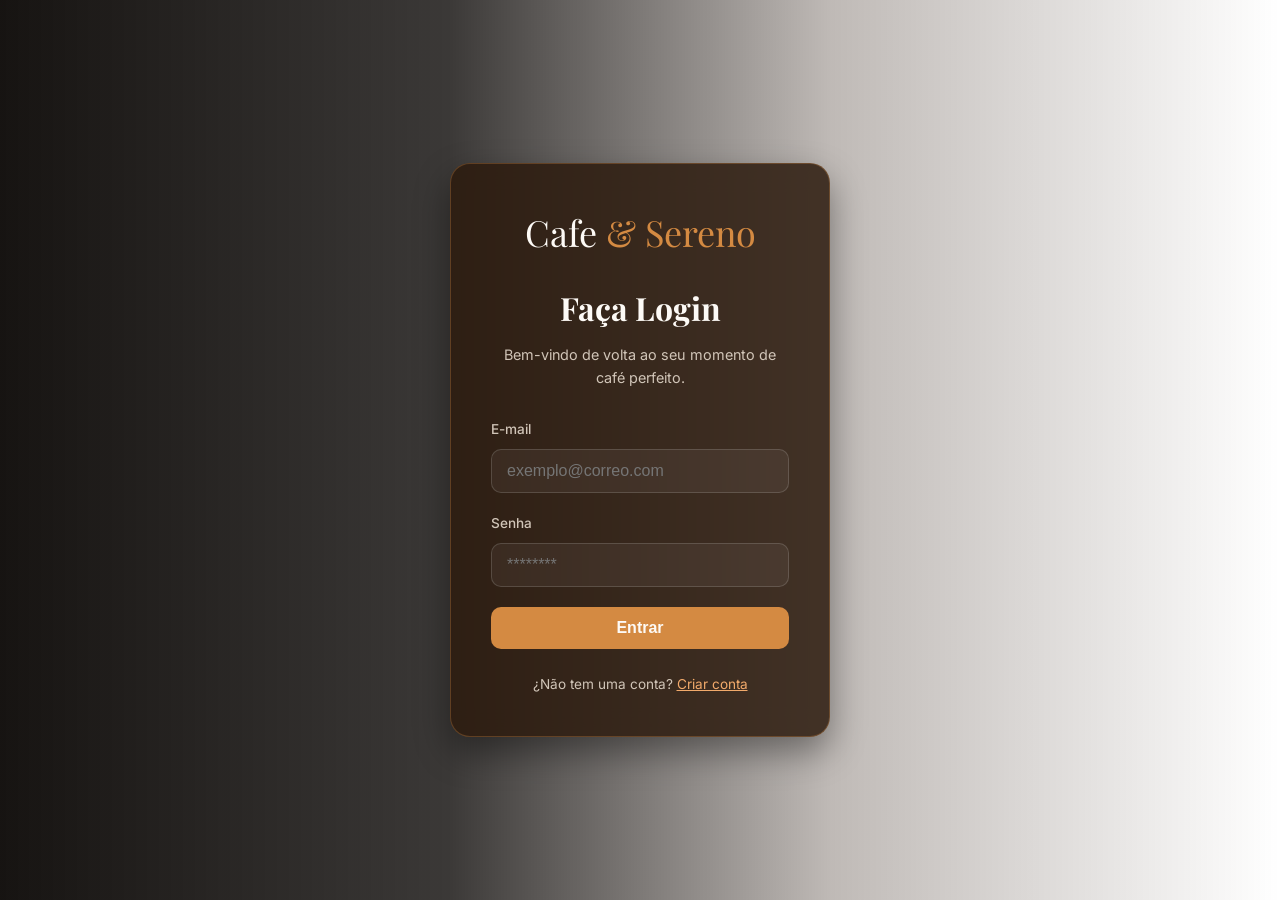
<file: login.html>
<!DOCTYPE html>
<html lang="pt-BR">

<head>
    <meta charset="UTF-8">
    <meta name="viewport" content="width=device-width, initial-scale=1.0">
    <title>Login & Cadastro - Cafe & Sereno</title>
    <link rel="preconnect" href="https://fonts.googleapis.com">
    <link rel="preconnect" href="https://fonts.gstatic.com" crossorigin>
    <link href="https://fonts.googleapis.com/css2?family=Inter:wght@300;400;500;600&family=Playfair+Display:ital,wght@0,400;0,600;0,700;1,400&display=swap" rel="stylesheet">
    <link rel="stylesheet" href="style.css">
    <link rel="stylesheet" href="login.css">
</head>

<body>
    <canvas id="hero-background"></canvas>
    <video id="hero-video-source" autoplay muted loop playsinline class="video-origen-oculto">
        <source src="assets/videos/grok video cafe.mp4" type="video/mp4">
    </video>
    <div class="hero-overlay"></div>

    <div class="login-container">
        <div class="login-card">
            <a href="index.html" class="brand">
                <span class="brand-text">Cafe<span> & Sereno</span></span>
            </a>

            <div id="loginSection">
                <h2>Faça Login</h2>
                <p class="login-subtitle">Bem-vindo de volta ao seu momento de café perfeito.</p>

                <form id="loginForm">
                    <div class="form-group">
                        <label for="loginEmail">E-mail</label>
                        <input type="email" id="loginEmail" required placeholder="exemplo@correo.com">
                    </div>

                    <div class="form-group">
                        <label for="loginPassword">Senha</label>
                        <input type="password" id="loginPassword" required placeholder="********">
                    </div>

                    <button type="submit" class="btn btn-primary btn-large">Entrar</button>
                </form>

                <p class="login-footer">
                    ¿Não tem uma conta? <a href="#" id="showRegisterBtn">Criar conta</a>
                </p>
            </div>

            <p id="sessionStatusMessage" class="session-status hidden">No has iniciado sesión</p>


            <div id="registerSection" class="hidden">
                <h2>Criar Conta</h2>
                <p class="login-subtitle">Junte-se à nossa comunidade de amantes de café.</p>

                <form id="registerForm">
                    <div class="form-group">
                        <label for="registerName">Nome Completo</label>
                        <input type="text" id="registerName" required placeholder="Seu nome">
                    </div>

                    <div class="form-group">
                        <label for="registerEmail">E-mail</label>
                        <input type="email" id="registerEmail" required placeholder="exemplo@correo.com">
                    </div>

                    <div class="form-group">
                        <label for="registerPassword">Senha</label>
                        <input type="password" id="registerPassword" required placeholder="********">
                    </div>

                    <button type="submit" class="btn btn-primary btn-large">Cadastrar</button>
                </form>

                <p class="login-footer">
                    Já tem uma conta? <a href="#" id="showLoginBtn">Faça login</a>
                </p>
            </div>

            <div id="welcomeMessage" class="welcome-message hidden">
                <p>¡Sesión iniciada, <span id="userEmailDisplay"></span>!</p>
                <button id="logoutBtn" class="btn btn-secondary btn-large">Cerrar Sesión</button>
                <a class="btn btn-secondary btn-large" href="index.html">Volte ao Inicio</a>
            </div>
        </div>
    </div>

    <script src="login.js"></script>
</body>

</html>
</file>
<file: style.css>
:root {
    /* Color Palette */
    --color-bg-dark: #0a0705;
    --color-brown-dark: #2c1a0e;
    --color-brown-medium: #4a2e1b;
    --color-amber: #d48a42;
    --color-caramel: #f2aa6b;
    --color-text-light: #fdfaf6;
    --color-text-muted: #d1c5b8;

    /* Typography */
    --font-heading: 'Playfair Display', serif;
    --font-body: 'Inter', sans-serif;

    /* Spacing */
    --container-max-width: 1280px;
    --container-padding: 2rem;
}

* {
    margin: 0;
    padding: 0;
    box-sizing: border-box;
}

.hidden {
    display: none !important;
}

html {
    scroll-behavior: smooth;
    font-size: 16px;
}

body {
    font-family: var(--font-body);
    background-color: transparent !important;
    color: var(--color-text-light);
    line-height: 1.6;
    overflow-x: hidden;
}

main {
    z-index: 1;
    position: relative;
}


.video-origen-oculto {
    position: fixed;
    top: 0;
    left: 0;
    width: 1px;
    height: 1px;
    opacity: 0.01;
    pointer-events: none;
    z-index: -100;
}

canvas {
    z-index: -2;
}

/* Utilities */
.container {
    max-width: var(--container-max-width);
    margin: 0 auto;
    padding: 0 var(--container-padding);
}

a {
    text-decoration: none;
    color: inherit;
    transition: all 0.3s ease;
}

ul {
    list-style: none;
}


#hero-background {
    position: fixed;
    top: 0;
    left: 0;
    width: 100vw;
    height: 100vh;
    z-index: -2;
}

.hero-overlay {
    position: fixed;
    top: 0;
    left: 0;
    width: 100%;
    height: 100vh;
    z-index: -1;
    background: linear-gradient(90deg,
            rgba(10, 7, 5, 0.95) 0%,
            rgba(10, 7, 5, 0.8) 35%,
            rgba(44, 26, 14, 0.3) 65%,
            rgba(10, 7, 5, 0) 100%);
    pointer-events: none;
}

.hero-title {
    overflow: hidden;

}

.reveal-text {
    color: var(--color-caramel);
    display: inline-block;
    opacity: 0;
    transform: translateY(100%);
    /* Empieza abajo */
    transition: all 1.2s cubic-bezier(0.2, 0.8, 0.2, 1);
    /* Curva suave */
    clip-path: polygon(0 0, 100% 0, 100% 100%, 0% 100%);
}

/* Esta clase la activaremos con JS al cargar la página */
.reveal-text.loaded {
    opacity: 1;
    transform: translateY(0);
}

/* Retrasos escalonados para que no salgan todas a la vez */
.reveal-text:nth-child(1) {
    transition-delay: 0.2s;
}

.reveal-text:nth-child(3) {
    transition-delay: 0.4s;
}

/* El nth-child cuenta los <br> también */
.reveal-text:nth-child(5) {
    transition-delay: 0.6s;
}

/* ==========================================================================
   CSS EXCLUSIVO PARA EL HEADER / NAVBAR
   ========================================================================== */
.navbar {
    position: fixed;
    inset: 0 0 auto 0;
    z-index: 50;
    padding: 20px 0;
    transition: padding .4s ease, background .4s ease, backdrop-filter .4s ease;
}

.navbar.scrolled {
    padding: 12px 0;
    background: rgba(10, 10, 10, .6);
    backdrop-filter: blur(18px) saturate(180%);
    -webkit-backdrop-filter: blur(18px) saturate(180%);
    border-bottom: 1px solid rgba(255, 255, 255, .06);
}

.nav-inner {
    max-width: 1280px;
    margin: 0 auto;
    padding: 0 24px;
    display: flex;
    align-items: center;
    justify-content: space-between;
    gap: 1rem;
}

.brand {
    display: flex;
    align-items: center;
    gap: .6rem;
}

.brand-mark {
    width: 36px;
    height: 36px;
    display: grid;
    place-items: center;
    background: var(--gradient-red);
    border-radius: 8px;
    color: #fff;
    box-shadow: var(--shadow-glow-red);
}

.brand-mark svg {
    width: 20px;
    height: 20px;
}

.brand-text {
    font-family: var(--font-heading);
    font-size: 2.25rem;
}

.brand-text span {
    color: var(--color-amber);
}

.nav-links {
    display: none;
    gap: .25rem;
}

.nav-links a {
    position: relative;
    padding: .5rem .75rem;
    font-size: 1rem;
    font-weight: 500;
    color: var(--muted);
    transition: color .25s ease;
}

.nav-links a::after {
    content: "";
    position: absolute;
    left: 12px;
    right: 12px;
    bottom: 6px;
    height: 1px;
    background: var(--color-amber);
    transform: scaleX(0);
    transform-origin: left;
    transition: transform .3s ease;
}

.nav-links a:hover {
    color: var(--color-amber);
}

.nav-links a:hover::after {
    transform: scaleX(1);
}

.nav-cta {
    display: none;
    padding: .6rem 1.25rem;
    font-size: 1rem;
    background-color: var(--color-amber);
    border-radius: 1rem;

}

.nav-actions-container {
    display: flex;
    align-items: center;
    gap: 0.6rem;
}

.nav-actions-container .nav-cta {
    padding: 0.45rem 0.85rem;
    font-size: 0.875rem;
}

.account-status {
    color: var(--color-text-light);
    font-size: 0.8rem;
    white-space: nowrap;
}

.nav-cta:hover,
    :is(.nav-cta, .btn-primary, .btn-secondary, .btn-large, .carousel-btn, .account-circle-btn, .dropdown-logout-btn, .nav-toggle) {
        position: relative;
        isolation: isolate;
        overflow: hidden;
        --button-sweep-color: var(--color-brown-medium);
        transition: color .25s ease, transform .25s ease, border-color .25s ease;
    }
    :is(.nav-cta, .btn-primary, .btn-secondary, .btn-large, .carousel-btn, .account-circle-btn, .dropdown-logout-btn, .nav-toggle)::before,
    :is(.nav-cta, .btn-primary, .btn-secondary, .btn-large, .carousel-btn, .account-circle-btn, .dropdown-logout-btn, .nav-toggle)::after {
        content: "";
        position: absolute;
        z-index: -1;
        pointer-events: none;
    }
    :is(.nav-cta, .btn-primary, .btn-secondary, .btn-large, .carousel-btn, .account-circle-btn, .dropdown-logout-btn, .nav-toggle)::before {
        inset: 0;
        background: var(--button-sweep-color);
        transform: scaleX(0);
        transform-origin: left center;
        transition: transform .4s cubic-bezier(.2, .75, .25, 1);
    }
    :is(.nav-cta, .btn-primary, .btn-secondary, .btn-large, .carousel-btn, .account-circle-btn, .dropdown-logout-btn, .nav-toggle)::after {
        top: -35%;
        bottom: -35%;
        left: -35%;
        width: 24%;
        background: linear-gradient(90deg, transparent, rgba(255, 255, 255, .28), transparent);
        transform: skewX(-20deg);
        transition: left .48s ease;
    }
    :is(.nav-cta, .btn-primary, .btn-secondary, .btn-large, .carousel-btn, .account-circle-btn, .dropdown-logout-btn, .nav-toggle):hover::before,
    :is(.nav-cta, .btn-primary, .btn-secondary, .btn-large, .carousel-btn, .account-circle-btn, .dropdown-logout-btn, .nav-toggle):focus-visible::before {
        transform: scaleX(1);
    }
    :is(.nav-cta, .btn-primary, .btn-secondary, .btn-large, .carousel-btn, .account-circle-btn, .dropdown-logout-btn, .nav-toggle):hover::after,
    :is(.nav-cta, .btn-primary, .btn-secondary, .btn-large, .carousel-btn, .account-circle-btn, .dropdown-logout-btn, .nav-toggle):focus-visible::after {
        left: 125%;
    }
    :is(.btn-secondary, .carousel-btn, .account-circle-btn, .dropdown-logout-btn, .nav-toggle) {
        --button-sweep-color: var(--color-caramel);
    }
    :is(.btn-secondary, .carousel-btn, .account-circle-btn, .dropdown-logout-btn):hover,
    :is(.btn-secondary, .carousel-btn, .account-circle-btn, .dropdown-logout-btn):focus-visible {
        color: var(--color-brown-dark);
    }
.btn-primary:hover {
    transform: translateY(-2px);
}

.btn-primary {
    padding: .6rem 1.25rem;
    font-size: 1rem;
    background-color: var(--color-amber);
    color: var(--color-text-light);
    border-radius: 1rem;
}


.nav-toggle {
    background-color: transparent;
        border-color: var(--color-caramel);
    padding: 8px;
    color: var(--color-text-light);
}

.nav-toggle svg {
    width: 22px;
    height: 22px;
}

.nav-mobile {
    display: none;
    flex-direction: column;
    margin: 12px 16px 0;
    padding: 8px 0;
    border-radius: 16px;
    background: rgba(0, 0, 0, 0.2);
    border: 5px solid var(--color-brown-dark);
}

.nav-mobile.open {
    display: flex;
}

.nav-mobile a {
    padding: 12px 20px;
    color: var(--fg);
}

.nav-mobile a:hover {
    color: var(--color-caramel);
}

@media (min-width: 1024px) {
    .nav-links {
        display: flex;
    }

    .nav-cta {
        display: inline-flex;
    }

    .nav-toggle {
        display: none;
    }

    .nav-mobile {
        display: none !important;
    }
}


/* Hero Section */
.hero-section {
    background: transparent !important;
    min-height: 100vh;
    display: flex;
    align-items: center;
    padding-top: 5rem;
    /* Offset for navbar */
    position: relative;
}

.hero-container {
    margin-left: 5vw;
    max-width: 100%;
}

.hero-content {
    max-width: 600px;
    animation: fadeIn 1.2s cubic-bezier(0.2, 0.8, 0.2, 1);
}

.hero-title {
    font-family: var(--font-heading);
    font-size: 4.5rem;
    line-height: 1.1;
    font-weight: 700;
    margin-bottom: 1.5rem;
    color: var(--color-text-light);
}

.hero-subtitle {
    font-size: 1.1rem;
    color: var(--color-text-muted);
    margin-bottom: 2.5rem;
    max-width: 90%;
}

.hero-actions {
    display: flex;
    align-items: center;
    gap: 1.5rem;
}

/* Stats Section under Hero */
.stats-section {
    position: relative;
    padding: 2.5rem 0;
    background: linear-gradient(to right, rgba(10, 7, 5, 0.9), rgba(10, 7, 5, 0.5), transparent);
    border-top: 1px solid rgba(255, 255, 255, 0.05);
}

.stats-container {
    display: flex;
    gap: 4rem;
}

.stat-box {
    display: flex;
    flex-direction: column;
}

.stat-number {
    font-family: var(--font-heading);
    font-size: 2.5rem;
    font-weight: 700;
    color: var(--color-amber);
    margin-bottom: 0.25rem;
}

.stat-label {
    font-size: 0.9rem;
    font-weight: 500;
    text-transform: uppercase;
    letter-spacing: 1px;
    color: var(--color-text-muted);
}

/* Animations */
@keyframes fadeIn {
    from {
        opacity: 0;
        transform: translateY(20px);
    }

    to {
        opacity: 1;
        transform: translateY(0);
    }
}

/* Responsive */
@media (max-width: 992px) {
    .hero-title {
        font-size: 3.5rem;
    }

    .stats-container {
        gap: 2rem;
    }
}

@media (max-width: 768px) {
    .nav-menu {
        display: none;
    }

    .hero-title {
        font-size: 2.8rem;
    }

    .hero-content {
        text-align: center;
        margin: 0 auto;
    }

    .hero-actions {
        justify-content: center;
    }

    .hero-subtitle {
        margin: 0 auto 2.5rem;
    }

    .stats-container {
        flex-direction: column;
        align-items: center;
        text-align: center;
        gap: 2rem;
    }

    .hero-overlay {
        background: linear-gradient(180deg,
                rgba(10, 7, 5, 0.7) 0%,
                rgba(10, 7, 5, 0.9) 100%);
    }
}


.promises {
    margin-top: 2rem;
    display: flex;
    justify-content: center;
    gap: 2rem;
    padding: 4rem 5%;
}

.promises-card {
    background-color: rgba(255, 255, 255, 0.05);
    padding: 2rem;
    border-radius: 15px;
    text-align: center;
    flex: 1;
    transition: all 0.3s ease;
}

.promises-card:hover {
    background-color: rgba(255, 255, 255, 0.1);
    transform: translateY(-5px);
}

.promises-icon {
    font-size: 3rem;
    margin-bottom: 1rem;
}

.promises-card h3 {
    color: var(--color-text-primary);
    margin-bottom: 1rem;
}

.promises-card p {
    color: var(--color-text-secondary);
    line-height: 1.6;
}

@media screen and (max-width: 768px) {
    .promises {
        flex-direction: column;
    }
}

/* About Section */
.about {
    margin-top: 2rem;
    padding: 4rem 5%;
    /*background-color: var(--color-bg-dark);*/
}

.about-title {
    color: var(--color-text-primary);
    font-size: 3rem;
    margin-bottom: 2rem;
    font-family: var(--font-heading);
    font-weight: 700;
}

.about-content {
    margin-top: 2rem;
    display: flex;
    align-items: center;
    gap: 4rem;
}

.about-text {
    flex: 1;
}

.about-text h2 {
    font-size: 3rem;
    margin-bottom: 2rem;
    color: var(--color-text-primary);
}

.about-text p {
    font-size: 1.1rem;
    color: var(--color-text-secondary);
    line-height: 1.6;
}

.about-image {
    flex: 1;
}

.about-image img {
    width: 70%;
    border-radius: 15px;
    box-shadow: 10px 10px 15px rgba(212, 138, 66, 0.2);
}


@media screen and (max-width: 768px) {
    .about-content {
        flex-direction: column;
    }
}

/* Contenedor principal del carrusel */
.carousel-container {
    position: relative;
    display: flex;
    align-items: center;
    max-width: 1500px;
    /* Ajusta según tu diseño */
    margin: 0 auto;
}

/* La ventana que recorta el contenido */
.carousel-window {
    overflow: hidden;
    width: 100%;
    padding: 20px 0;
    /* Para que la sombra del hover no se corte */
}

/* El track que contiene las cards */
.container-productos {
    display: flex;
    flex-wrap: nowrap;
    /* ¡Importante! No queremos que bajen */
    gap: 2rem;
    transition: transform 0.5s ease-in-out;
    width: max-content;
}

/* Botones de navegación */
.carousel-btn {
    background: var(--color-brown-dark);
    color: white;
    border: 1px solid var(--color-brown-dark);
    padding: 1rem;
    cursor: pointer;
    border-radius: 50%;
    z-index: 10;
    font-size: 1.5rem;
    margin: 0 10px;
    transition: background 0.3s;
}

.carousel-btn:hover {
    background-color: var(--color-caramel);
    box-shadow: 10px 10px 15px rgba(212, 138, 66, 0.2);
    transform: translateY(-2px);
}

.title-products {
    text-align: center;
    margin-bottom: 40px;
    font-family: var(--font-heading);
    font-weight: 700;
    color: var(--color-text-light);
    font-size: 3rem;
}

.container-productos {
    display: flex;
    justify-content: center;
    gap: 2rem;
    flex-wrap: wrap;
}


.product {
    width: 320px;
    height: 450px;
    background-color: var(--color-brown-dark);
    border-radius: 15px;
    overflow: hidden;
    box-shadow: 10px 10px 15px rgba(212, 138, 66, 0.2);
    transition: all 0.3s ease;
}

.product:hover {
    transform: translateY(-5px);
    box-shadow: 10px 10px 15px rgba(212, 138, 66, 0.2);
}

.product-image img {
    display: block;
    width: 100%;
    height: 200px;
    object-fit: cover;
}

.product-content {
    padding: 20px;
    height: calc(100% - 200px);
    min-height: 0;
    display: flex;
    flex-direction: column;
    overflow: hidden;
}

.product-content header {
    font-family: var(--font-heading);
    font-size: 1.5rem;
    font-weight: 700;
    margin-bottom: 1rem;
    min-height: 0;
    overflow: hidden;
}

.product-content header h2 {
    display: -webkit-box;
    -webkit-box-orient: vertical;
    line-clamp: 1;
    -webkit-line-clamp: 1;
    overflow: hidden;
}

.product-content p {
    font-size: 1.1rem;
    color: var(--color-text-secondary);
    line-height: 1.6;
    display: -webkit-box;
    -webkit-box-orient: vertical;
    line-clamp: 3;
    -webkit-line-clamp: 3;
    overflow: hidden;
}

.product-content button {
    background-color: var(--color-amber);
    color: var(--color-text-light);
    border: none;
    padding: 10px 20px;
    border-radius: 5px;
    cursor: pointer;
    font-size: 1rem;
    font-weight: 500;
    margin-top: 1rem;
    white-space: nowrap;
}

.product-footer button:hover {
    transform: translateY(-2px);
    box-shadow: 0 6px 20px rgba(212, 138, 66, 0.3);
}

.product-footer {
    display: flex;
    justify-content: space-between;
    align-items: center;
    margin-top: auto;
    flex-shrink: 0;
    gap: 8px;
}

.product-footer span {
    font-size: 1.5rem;
    font-weight: 700;
    color: var(--color-amber);
}



.product.product-more {
    background-color: transparent !important;

    border: 3px dashed var(--color-caramel);

    box-shadow: none;

    display: flex;
    align-items: center;
    justify-content: center;
}


.product.product-more:hover {
    transform: translateY(-5px);
    border-color: var(--color-amber);

    background-color: rgba(44, 26, 14, 0.1) !important;

}

.product-content-more {
    text-align: center;
    padding: 20px;
    display: flex;
    flex-direction: column;
    align-items: center;
    justify-content: center;
    gap: 1.5rem;

}


.more-text {
    font-family: var(--font-heading);
    font-size: 1.6rem;
    font-weight: 600;
    color: var(--color-text-light);
    line-height: 1.2;
}


.btn-more {
    text-decoration: none;
    white-space: nowrap;
}

.footer {
    margin-top: 60px;
    background-color: transparent;
    padding: 60px 0 20px;
    font-family: 'Segoe UI', sans-serif;
    border-radius: 20px 20px 20px 20px;
    border: 5px solid var(--color-brown-dark);
}

.footer-container {
    max-width: 1200px;
    margin: 0 auto;
    display: flex;
    flex-wrap: wrap;
    justify-content: space-between;
    padding: 0 20px;
}

.footer-column {
    flex: 1;
    min-width: 200px;
    margin-bottom: 30px;
}

.footer-logo {
    font-size: 1.5rem;
    margin-bottom: 15px;
}

.footer-logo span {
    color: var(--accent);
}

.footer-column h4 {
    margin-bottom: 20px;
    font-size: 1.1rem;
    position: relative;
}

/* Línea decorativa debajo del título */
.footer-column h4::after {
    content: '';
    width: 30px;
    height: 2px;
    background: var(--accent);
    position: absolute;
    left: 0;
    bottom: -5px;
}

.footer-column ul {
    list-style: none;
    padding: 0;
}

.footer-column ul li {
    margin-bottom: 10px;
}

.footer-column ul li a {
    color: var(--text-muted);
    text-decoration: none;
    transition: color 0.3s;
}

.footer-column ul li a:hover {
    color: var(--color-amber);
}

.footer-bottom {
    text-align: center;
    margin-top: 40px;
    padding-top: 20px;
    border-top: 1px solid #333;
    color: var(--text-muted);
    font-size: 0.9rem;
}

.footer-brand {
    display: flex;
    align-items: center;
    gap: 15px;
    /* Espacio entre el icono y el texto */
    margin-bottom: 15px;
}

.footer-icon {
    width: 50px;
    /* Tamaño pequeño y elegante */
    height: 50px;
    border-radius: 50%;
    /* Lo mantiene circular */
    border: 2px solid var(--accent);
    /* Un borde con el color de tu marca */
    object-fit: cover;
}

.footer-icon.reveal {
    transform: scale(0) rotate(-180deg);
    transition: all 1s cubic-bezier(0.175, 0.885, 0.32, 1.275);
}

.footer-icon.reveal.active {
    transform: scale(1) rotate(0deg);
}

/* Responsivo */
@media (max-width: 768px) {
    .footer-container {
        flex-direction: column;
        text-align: center;
    }

    .footer-column h4::after {
        left: 50%;
        transform: translateX(-50%);
    }
}

.anatomy-section {
    padding: 100px 0;
    background-color: transparent;
    opacity: 0;
    transform: translateY(50px);
    transition: all 1s ease;
    visibility: hidden;
}

.anatomy-section.is-visible {
    opacity: 1;
    transform: translateY(0);
    visibility: visible;
}

.anatomy-main-title {
    text-align: center;
    font-family: var(--font-heading);
    font-size: 3rem;
    margin-bottom: 60px;
}

.anatomy-container {
    display: flex;
    align-items: center;
    justify-content: space-around;
    gap: 50px;
    flex-wrap: wrap;
}

.cup-wrapper {
    position: relative;
    max-width: 500px;
    transition: transform 0.3s ease;
}

.cup-wrapper:hover {
    transform: scale(1.1);
}

.cup-image {
    width: 100%;
    border-radius: 30px;
    filter: grayscale(0.5) contrast(1.2);
    box-shadow: 0 20px 50px rgba(0, 0, 0, 0.5);
}

/* Estilo de los Hotspots (Puntos) */
.hotspot {
    position: absolute;
    width: 20px;
    height: 20px;
    background: var(--color-amber);
    border-radius: 50%;
    cursor: pointer;
    z-index: 10;
    border: 0;
    padding: 0;
}

/* Efecto de Pulso */
.hotspot::before {
    content: '';
    position: absolute;
    top: 50%;
    left: 50%;
    transform: translate(-50%, -50%);
    width: 100%;
    height: 100%;
    border-radius: 50%;
    background: var(--color-amber);
    opacity: 0.5;
    animation: pulse-ring 2s infinite;
}

/* Tooltip (El texto que aparece) */
.hotspot::after {
    content: attr(data-title) "\A" attr(data-desc);
    white-space: pre-wrap;
    position: absolute;
    bottom: 30px;
    left: 50%;
    transform: translateX(-50%) translateY(10px);
    width: 180px;
    background: var(--color-brown-dark);
    color: var(--color-text-light);
    padding: 15px;
    border-radius: 10px;
    font-size: 0.85rem;
    text-align: center;
    opacity: 0;
    visibility: hidden;
    transition: all 0.3s ease;
    border: 1px solid var(--color-amber);
    box-shadow: 0 10px 20px rgba(0, 0, 0, 0.4);
}

.hotspot:hover::after,
.hotspot.active::after,
.hotspot:focus-visible::after {
    opacity: 1;
    visibility: visible;
    transform: translateX(-50%) translateY(0);
}

@keyframes pulse-ring {
    0% {
        transform: translate(-50%, -50%) scale(1);
        opacity: 0.5;
    }

    100% {
        transform: translate(-50%, -50%) scale(3);
        opacity: 0;
    }
}

.info-card {
    max-width: 300px;
    padding: 20px;
    border-left: 3px solid var(--color-amber);
    background: var(--color-text-primary);
    border-radius: 0 10px 10px 0;
}

@media (max-width: 768px) {
    .anatomy-container {
        flex-direction: column;
    }

    .hotspot::after {
        width: 140px;
        left: 0;
        transform: none;
    }
}

/* Contenedor y Botón de la Cuenta (Círculo con silueta) */
.user-account-container {
    position: relative;
    display: inline-block;
}

.account-circle-btn {
    width: 44px;
    height: 44px;
    padding: 0;
    border-radius: 50%;
    background-color: var(--color-amber);
    border: 2px solid rgba(255, 255, 255, 0.2);
    color: var(--color-text-light);
    font-size: 1.4rem;
    display: flex;
    align-items: center;
    justify-content: center;
    cursor: pointer;
    transition: all 0.3s ease;
}

.account-circle-btn:hover {
    background-color: var(--color-caramel);
    transform: scale(1.05);
}

/* Menú Desplegable (Dropdown) */
.account-dropdown {
    position: absolute;
    right: 0;
    top: 55px;
    width: 240px;
    background-color: var(--color-brown-dark);
    border: 1px solid rgba(212, 138, 66, 0.4);
    border-radius: 12px;
    padding: 15px;
    box-shadow: 0 10px 25px rgba(0, 0, 0, 0.5);
    z-index: 100;
    backdrop-filter: blur(10px);
}

.account-dropdown.hidden {
    display: none;
}

.dropdown-header {
    text-align: left;
}

.dropdown-title {
    font-size: 0.8rem;
    color: var(--color-text-muted);
    text-transform: uppercase;
    letter-spacing: 0.5px;
    margin-bottom: 4px;
}

.dropdown-name {
    font-size: 0.95rem;
    color: var(--color-text-light);
    font-weight: 500;
    overflow-wrap: anywhere;
}

.dropdown-email {
    margin-top: 4px;
    font-size: 0.8rem;
    color: var(--color-text-muted);
    overflow-wrap: anywhere;
}

.dropdown-divider {
    height: 1px;
    background-color: rgba(255, 255, 255, 0.1);
    margin: 10px 0;
}

.dropdown-logout-btn {
    width: 100%;
    padding: 8px;
    background-color: rgba(212, 138, 66, 0.2);
    border: 1px solid var(--color-amber);
    color: var(--color-text-light);
    border-radius: 8px;
    cursor: pointer;
    font-weight: 500;
    transition: background 0.2s ease;
}

.dropdown-logout-btn:hover {
    background-color: var(--color-amber);
}

/* Adaptación móvil */
@media (max-width: 1024px) {
    .account-dropdown {
        right: auto;
        left: 50%;
        transform: translateX(-50%);
    }
}
</file>
<file: login.css>
body {
    background: transparent !important; /* Permite ver el video detrás */
    font-family: 'Inter', sans-serif;
    min-height: 100vh;
    display: flex;
    justify-content: center;
    align-items: center;
    color: #fdfaf6;
    margin: 0;
    position: relative;
    overflow-x: hidden;
}

#hero-background {
    position: fixed;
    top: 0;
    left: 0;
    width: 100vw;
    height: 100vh;
    z-index: -2;
}

.hero-overlay {
    position: fixed;
    top: 0;
    left: 0;
    width: 100%;
    height: 100vh;
    z-index: -1;
    background: linear-gradient(90deg,
            rgba(10, 7, 5, 0.95) 0%,
            rgba(10, 7, 5, 0.8) 35%,
            rgba(44, 26, 14, 0.3) 65%,
            rgba(10, 7, 5, 0) 100%);
    pointer-events: none;
}

.video-origen-oculto {
    position: fixed;
    top: 0;
    left: 0;
    width: 1px;
    height: 1px;
    opacity: 0.01;
    pointer-events: none;
    z-index: -100;
}

.login-container {
    width: 100%;
    max-width: 420px;
    padding: 20px;
    z-index: 1; 
}

.login-card {
    background: rgba(44, 26, 14, 0.85);
    backdrop-filter: blur(12px);
    border: 1px solid rgba(212, 138, 66, 0.3);
    padding: 40px;
    border-radius: 20px;
    box-shadow: 0 15px 35px rgba(0, 0, 0, 0.4);
    text-align: center;
}

.login-card .brand {
    display: inline-block;
    margin-bottom: 20px;
}

.login-card h2 {
    font-family: 'Playfair Display', serif;
    font-size: 2rem;
    margin-bottom: 10px;
    color: #fdfaf6;
}

.login-subtitle {
    font-size: 0.9rem;
    color: #d1c5b8;
    margin-bottom: 30px;
}

.form-group {
    text-align: left;
    margin-bottom: 20px;
}

.form-group label {
    display: block;
    font-size: 0.85rem;
    font-weight: 500;
    margin-bottom: 8px;
    color: #d1c5b8;
}


.form-group input {
    width: 100%;
    padding: 12px 15px;
    background: rgba(255, 255, 255, 0.05);
    border: 1px solid rgba(255, 255, 255, 0.15);
    border-radius: 10px;
    color: #fdfaf6;
    font-size: 1rem;
    outline: none;
    transition: all 0.3s ease;
}

.form-group input:focus {
    border-color: #d48a42;
    background: rgba(255, 255, 255, 0.1);
}

.btn-large {
    width: 100%;
    padding: 12px;
    font-size: 1rem;
    font-weight: 600;
    background-color: #d48a42;
    color: #fdfaf6;
    border: none;
    border-radius: 10px;
    cursor: pointer;
    transition: background 0.3s ease;
}

.btn-large:hover {
    box-shadow: 0 8px 20px rgba(44, 26, 14, 0.3);
}

.login-footer {
    margin-top: 25px;
    font-size: 0.85rem;
    color: #d1c5b8;
}

.login-footer a {
    color: #f2aa6b;
    text-decoration: underline;
}

.hidden {
    display: none !important;
}

.welcome-message {
    padding: 20px 0;
}

.welcome-message p {
    font-size: 1.1rem;
    margin-bottom: 15px;
    color: #fdfaf6;
}

.session-status {
    margin-top: 16px;
    color: #d1c5b8;
    font-size: 0.9rem;
}

.btn-secondary {
    margin: 10px;
    padding: 10px;
    border-radius: 20px;
    background-color: rgba(255, 255, 255, 0.1);
    border: 1px solid #d48a42;
    color: #fdfaf6;
    margin-top: 10px;
    transition: all 0.3s ease;
}

.btn-secondary:hover {
    border-color: #f2aa6b;
}
</file>
